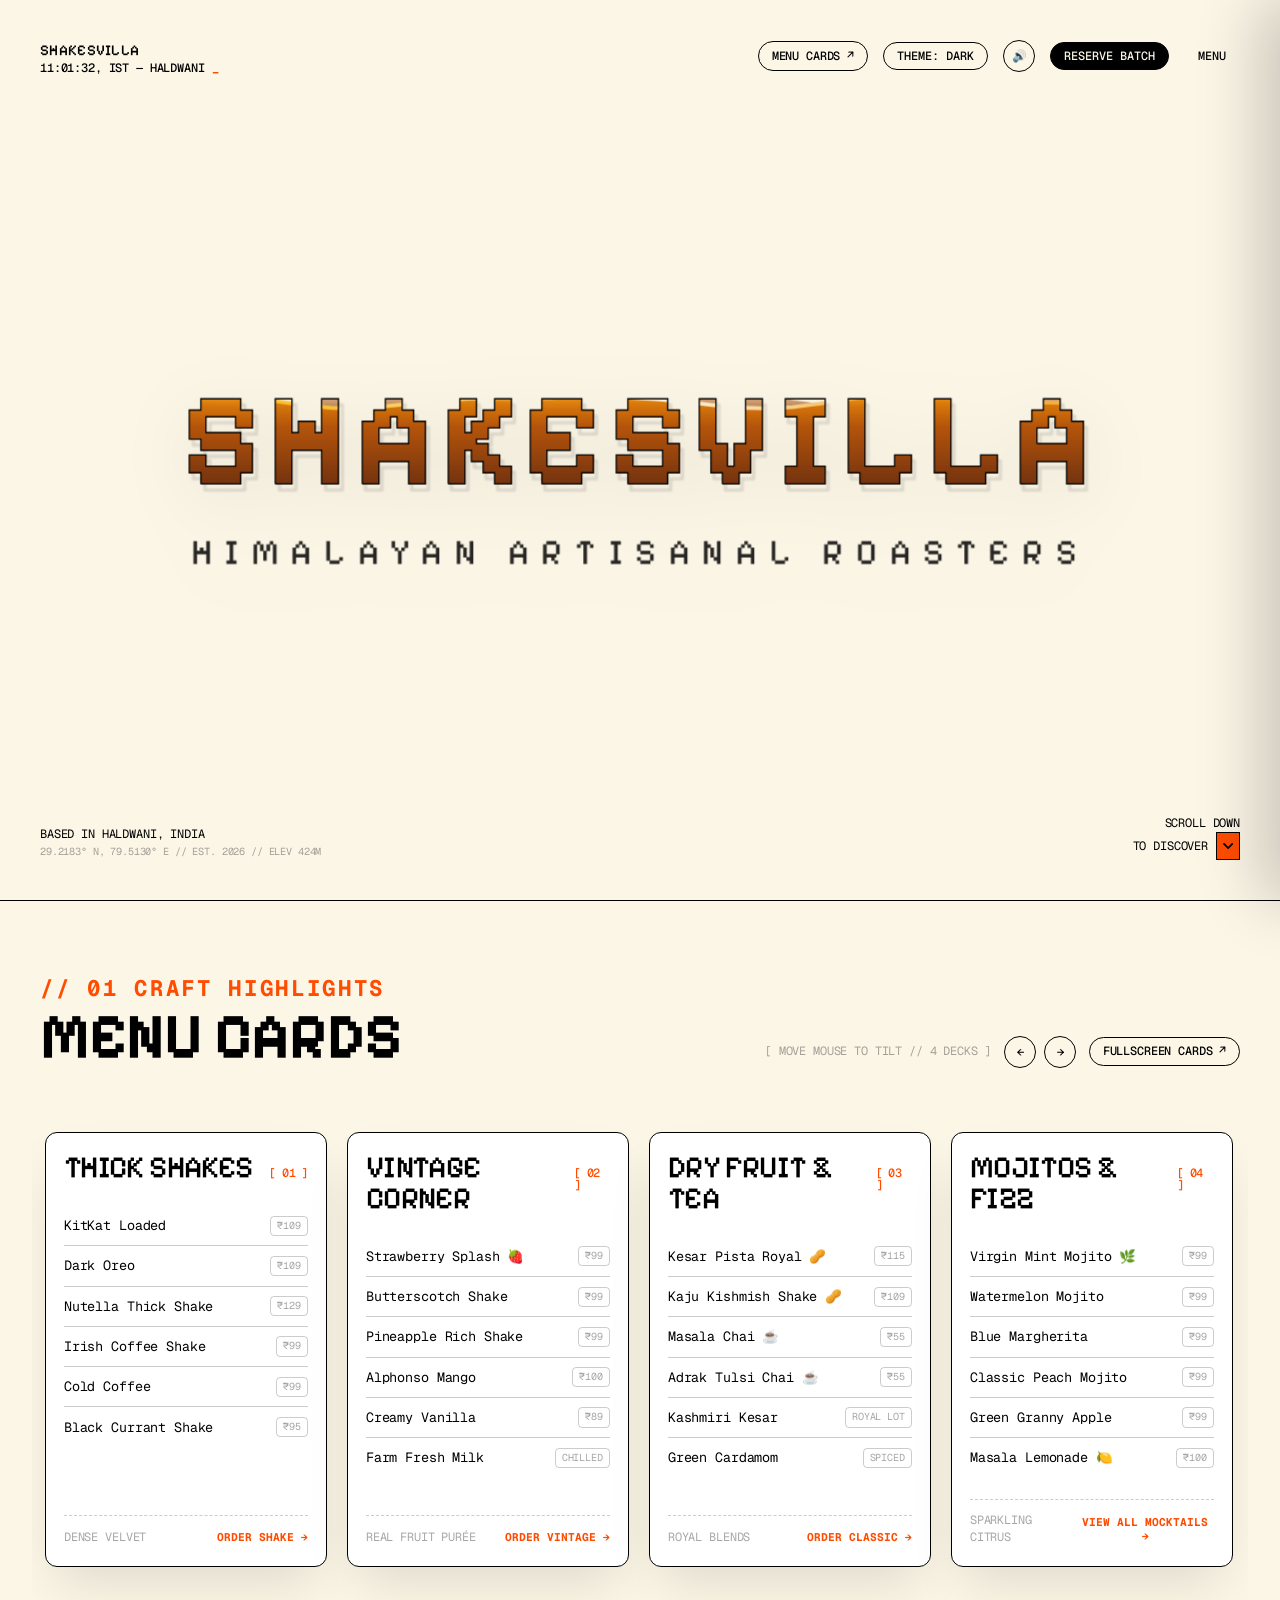
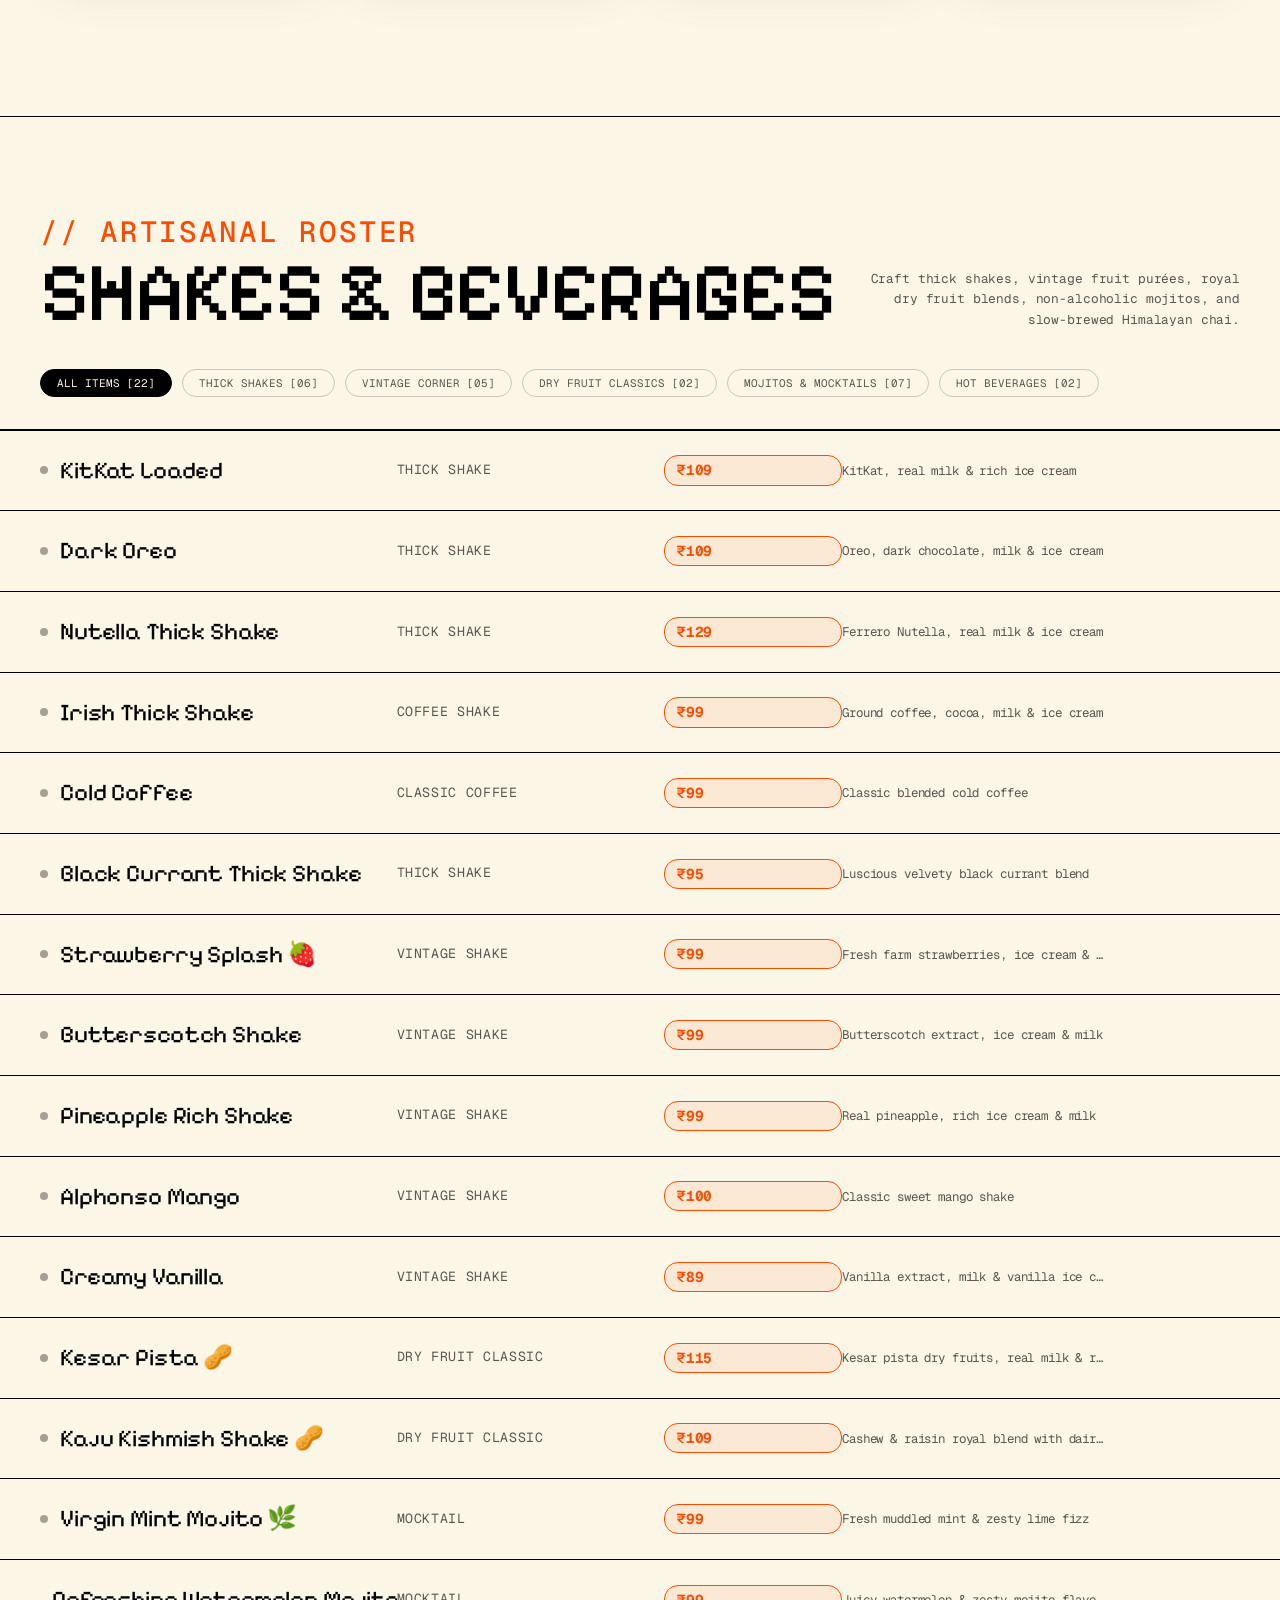
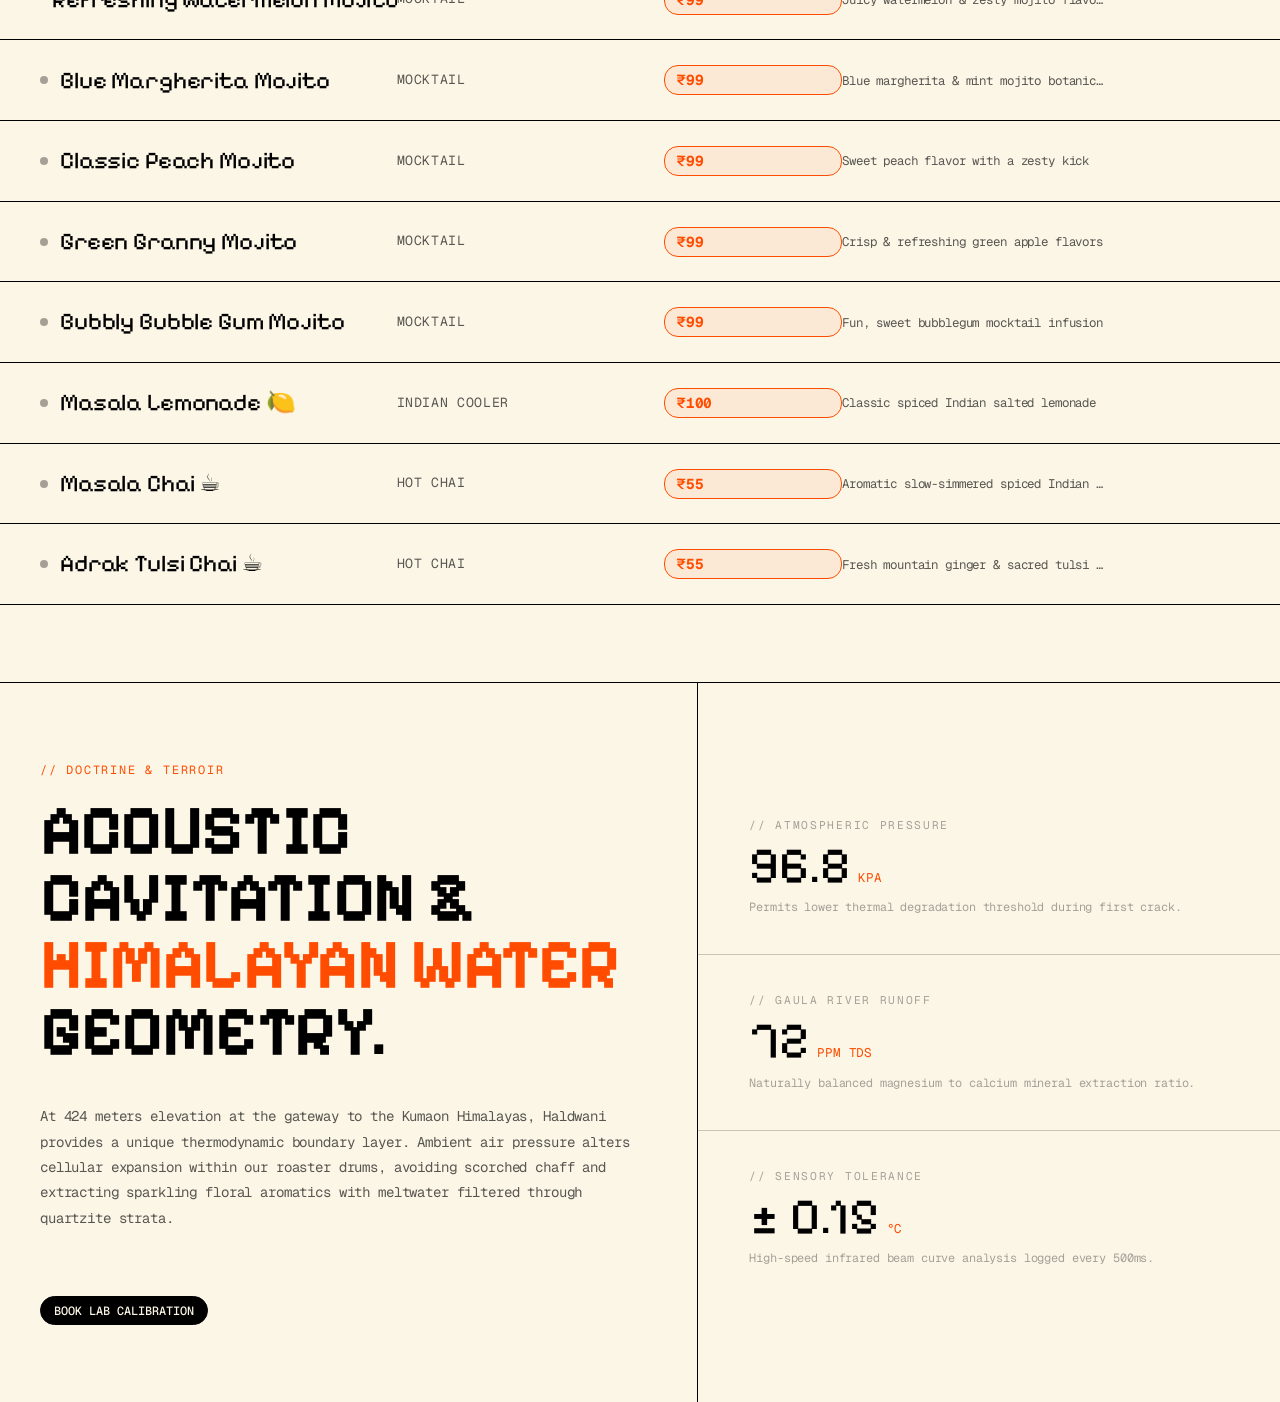
<file: index.html>
<!DOCTYPE html>
<html lang="en" data-theme="cream">
<head>
  <meta charset="UTF-8">
  <meta name="viewport" content="width=device-width, initial-scale=1.0">
  <title>SHAKESVILLA — Artisanal Coffee Lab // Haldwani</title>
  <meta name="description" content="Artisanal coffee roastery based in Haldwani, India. Designed in the exact signature aesthetic of dverso studio with Pixelify Sans typography, 3D interactive floating cards, and single-origin micro-lots.">

  <!-- Google Fonts: Pixelify Sans + Geist Mono (Exact fonts used by dversostudio.io) -->
  <link rel="preconnect" href="https://fonts.googleapis.com">
  <link rel="preconnect" href="https://fonts.gstatic.com" crossorigin>
  <link href="https://fonts.googleapis.com/css2?family=Geist+Mono:wght@300;400;500;600;700&family=Pixelify+Sans:wght@400;500;600;700&display=swap" rel="stylesheet">

  <link rel="stylesheet" href="style.css">
</head>
<body>

  <!-- ======================================================================
       1. DVERSO SIGNATURE LOADER WITH GOOEY GRADIENT BLOB
       ====================================================================== -->
  <div class="loader" id="loader" aria-hidden="true">
    <div class="gradient-bg">
      <div class="gradient-blob"></div>
    </div>
    <div class="loader_center">
      <h1 class="loader_brand">SHAKESVILLA</h1>
      <p style="font-family: var(--font-mono); color: #a0a0a0; font-size: 0.9rem; margin-top: 10px; letter-spacing: 0.2em;">
        HALDWANI ROASTERY LAB // 29.2183° N
      </p>
    </div>
    <div class="loadingBar" id="loading-bar" style="--completion: 0%;">
      <p id="loader-pct-text">LOADING 0%</p>
    </div>
  </div>

  <!-- ======================================================================
       2. FIXED HEADER (dverso_header_content)
       ====================================================================== -->
  <header class="dverso_header_content">
    <a href="#hero" class="dverso_header_brand">
      <span class="brand-bold">SHAKESVILLA</span>
      <span id="live-header-clock">--:--:--</span>, IST — HALDWANI <span class="caret">_</span>
    </a>

    <div class="dverso_header_buttons">
      <!-- Dedicated Menu Cards Link -->
      <a href="cards.html" class="dverso_btn outline hide-mobile" id="btn-to-3d-lab">
        MENU CARDS ↗
      </a>

      <!-- Theme Switcher (Signature Cream vs Dark) -->
      <button class="dverso_btn outline" id="btn-theme-toggle" aria-label="Toggle Color Theme">
        <span id="theme-btn-label">THEME: DARK</span>
      </button>

      <!-- Audio Haptic Feedback -->
      <button class="dverso_btn icon-btn outline hide-mobile" id="btn-audio-toggle" title="Toggle Haptic Sound" aria-label="Toggle Sound">
        <span id="audio-icon">🔊</span>
      </button>

      <!-- Direct Action -->
      <button class="dverso_btn" id="btn-reserve" aria-label="Reserve Batch">
        RESERVE BATCH
      </button>

      <!-- Minimalist Dverso Menu Toggle -->
      <button class="dverso_btn transparent" id="btn-open-menu" aria-label="Open Navigation">
        MENU
      </button>
    </div>
  </header>

  <!-- ======================================================================
       3. FIXED FOOTER (dverso_footer_content)
       ====================================================================== -->
  <footer class="dverso_footer_content" aria-hidden="true">
    <div class="dverso_est">
      BASED IN HALDWANI, INDIA<br>
      <span class="coords">29.2183° N, 79.5130° E // EST. 2026 // ELEV 424M</span>
    </div>

    <div class="dverso_scroll" id="scroll-cta">
      SCROLL DOWN<br>
      <div class="dverso_scroll_row">
        TO DISCOVER 
        <div class="accent">
          <svg width="10" height="7" viewBox="0 0 9 6" fill="none" xmlns="http://www.w3.org/2000/svg">
            <path d="M0.97 0.68L4.65 4.37L8.34 0.68" stroke="currentColor" stroke-width="1.6" stroke-linecap="round"></path>
          </svg>
        </div>
      </div>
    </div>
  </footer>

  <!-- ======================================================================
       4. HERO SECTION — CLEAN, MONUMENTAL, ZERO OVERLAP
       ====================================================================== -->
  <section class="dverso_hero_wrap" id="hero">
    
    <!-- 3D Interactive Typography Vessel with Dynamic Coffee Liquid Engine -->
    <div class="dverso_center_title" id="hero-title-stage">
      <svg id="hero-coffee-svg" viewBox="0 0 1400 320" fill="none" xmlns="http://www.w3.org/2000/svg">
        <defs>
          <!-- Exact Letterform Mask Clip Path for Liquid Coffee -->
          <clipPath id="coffee-text-clip">
            <text x="50%" y="62%" class="dverso_svg_text_mask">SHAKESVILLA</text>
          </clipPath>

          <!-- Rich Himalayan Espresso Fluid Gradient -->
          <linearGradient id="espresso-body-gradient" x1="0" y1="0" x2="0" y2="1">
            <stop offset="0%" stop-color="#f59e0b" stop-opacity="0.96" />
            <stop offset="5%" stop-color="#d97706" stop-opacity="0.96" />
            <stop offset="16%" stop-color="#b45309" stop-opacity="0.98" />
            <stop offset="42%" stop-color="#78350f" stop-opacity="1.0" />
            <stop offset="82%" stop-color="#451a03" stop-opacity="1.0" />
            <stop offset="100%" stop-color="#1c0a02" stop-opacity="1.0" />
          </linearGradient>

          <!-- Secondary Deep Wave Gradient for Fluid Depth -->
          <linearGradient id="espresso-back-gradient" x1="0" y1="0" x2="0" y2="1">
            <stop offset="0%" stop-color="#b45309" stop-opacity="0.5" />
            <stop offset="50%" stop-color="#451a03" stop-opacity="0.75" />
            <stop offset="100%" stop-color="#120501" stop-opacity="0.85" />
          </linearGradient>

          <!-- Golden Crema Shimmer for Meniscus Wave Crest -->
          <linearGradient id="crema-shimmer" x1="0" y1="0" x2="1" y2="0">
            <stop offset="0%" stop-color="#fef3c7" stop-opacity="0.6" />
            <stop offset="25%" stop-color="#fbbf24" stop-opacity="0.95" />
            <stop offset="50%" stop-color="#ffffff" stop-opacity="1.0" />
            <stop offset="75%" stop-color="#f59e0b" stop-opacity="0.95" />
            <stop offset="100%" stop-color="#fef3c7" stop-opacity="0.6" />
          </linearGradient>
        </defs>

        <!-- 1. 3D Bevel / Depth Extrusion Layer Behind -->
        <text x="50%" y="62%" class="dverso_svg_text_depth">SHAKESVILLA</text>

        <!-- 2. Dynamic Liquid Coffee Fill (Masked into SHAKESVILLA letters) -->
        <g clip-path="url(#coffee-text-clip)" id="coffee-liquid-group">
          <!-- Back Wave (Parallax Fluid Layer) -->
          <path id="coffee-wave-back" fill="url(#espresso-back-gradient)" d="M -100,340 L 1500,340 Z" />
          <!-- Front Wave (Primary Rich Espresso Liquid) -->
          <path id="coffee-wave-front" fill="url(#espresso-body-gradient)" d="M -100,340 L 1500,340 Z" />
          <!-- Golden Crema Foam Meniscus Crest -->
          <path id="coffee-foam-crest" stroke="url(#crema-shimmer)" stroke-width="4.5" fill="none" stroke-linecap="round" d="M -100,240 L 1500,240" />
          <!-- Floating Crema Micro-Bubbles -->
          <g id="coffee-bubbles-layer"></g>
        </g>

        <!-- 3. Foreground Crisp Wireframe Outline Stroke (dverso signature) -->
        <text x="50%" y="62%" class="dverso_svg_text">SHAKESVILLA</text>

        <!-- 4. Subtitle Typography -->
        <text x="50%" y="92%" class="dverso_svg_sub">HIMALAYAN ARTISANAL ROASTERS</text>
      </svg>
    </div>

  </section>

  <!-- ======================================================================
       5. DEDICATED MENU CARDS SHOWCASE SECTION (MOVING CARDS)
       ====================================================================== -->
  <section class="cards_showcase_section" id="cards-section">
    <div class="cards_showcase_header">
      <div>
        <h2 class="cards_showcase_title">
          <span class="accent-sub">// 01 CRAFT HIGHLIGHTS</span>
          MENU CARDS
        </h2>
      </div>
      <div style="display: flex; gap: 1vw; align-items: center;">
        <span style="font-size: 0.85rem; color: var(--text-dim); font-family: var(--font-mono);" class="hide-mobile">
          [ MOVE MOUSE TO TILT // 4 DECKS ]
        </span>
        <div class="cards_nav_controls">
          <button class="dverso_btn icon-btn outline" id="btn-cards-prev" title="Previous card" aria-label="Previous card">←</button>
          <button class="dverso_btn icon-btn outline" id="btn-cards-next" title="Next card" aria-label="Next card">→</button>
        </div>
        <a href="cards.html" class="dverso_btn outline">FULLSCREEN CARDS ↗</a>
      </div>
    </div>

    <!-- 3D Interactive Moving Cards Stage -->
    <div class="dverso_cards_stage" id="cards-stage">

      <!-- Card 01: THICK SHAKES -->
      <article class="dverso_card tilt-card" id="card-1">
        <div>
          <h2>THICK SHAKES <span class="card-index">[ 01 ]</span></h2>
          <div class="we_know_how_to_do_these_things">
            <div class="card-item" data-origin-ref="kitkat">
              <span>KitKat Loaded</span>
              <span class="item-spec">₹109</span>
            </div>
            <div class="card-item" data-origin-ref="oreo">
              <span>Dark Oreo</span>
              <span class="item-spec">₹109</span>
            </div>
            <div class="card-item" data-origin-ref="nutella">
              <span>Nutella Thick Shake</span>
              <span class="item-spec">₹129</span>
            </div>
            <div class="card-item" data-origin-ref="irish">
              <span>Irish Coffee Shake</span>
              <span class="item-spec">₹99</span>
            </div>
            <div class="card-item" data-origin-ref="coldcoffee">
              <span>Cold Coffee</span>
              <span class="item-spec">₹99</span>
            </div>
            <div class="card-item" data-origin-ref="blackcurrant">
              <span>Black Currant Shake</span>
              <span class="item-spec">₹95</span>
            </div>
          </div>
        </div>
        <div class="card-footer-action">
          <span style="color: var(--text-dim);">DENSE VELVET</span>
          <button class="btn-card" id="btn-explore-brews">ORDER SHAKE →</button>
        </div>
      </article>

      <!-- Card 02: VINTAGE CORNER -->
      <article class="dverso_card tilt-card" id="card-2">
        <div>
          <h2>VINTAGE CORNER <span class="card-index">[ 02 ]</span></h2>
          <div class="we_know_how_to_do_these_things">
            <div class="card-item" data-origin-ref="strawberry">
              <span>Strawberry Splash 🍓</span>
              <span class="item-spec">₹99</span>
            </div>
            <div class="card-item" data-origin-ref="butterscotch">
              <span>Butterscotch Shake</span>
              <span class="item-spec">₹99</span>
            </div>
            <div class="card-item" data-origin-ref="pineapple">
              <span>Pineapple Rich Shake</span>
              <span class="item-spec">₹99</span>
            </div>
            <div class="card-item" data-origin-ref="mango">
              <span>Alphonso Mango</span>
              <span class="item-spec">₹100</span>
            </div>
            <div class="card-item" data-origin-ref="vanilla">
              <span>Creamy Vanilla</span>
              <span class="item-spec">₹89</span>
            </div>
            <div class="card-item" data-origin-ref="vintage-milk">
              <span>Farm Fresh Milk</span>
              <span class="item-spec">CHILLED</span>
            </div>
          </div>
        </div>
        <div class="card-footer-action">
          <span style="color: var(--text-dim);">REAL FRUIT PURÉE</span>
          <button class="btn-card">ORDER VINTAGE →</button>
        </div>
      </article>

      <!-- Card 03: DRY FRUITS & CHAI -->
      <article class="dverso_card tilt-card" id="card-3">
        <div>
          <h2>DRY FRUIT & TEA <span class="card-index">[ 03 ]</span></h2>
          <div class="we_know_how_to_do_these_things">
            <div class="card-item" data-origin-ref="kesar">
              <span>Kesar Pista Royal 🥜</span>
              <span class="item-spec">₹115</span>
            </div>
            <div class="card-item" data-origin-ref="kaju">
              <span>Kaju Kishmish Shake 🥜</span>
              <span class="item-spec">₹109</span>
            </div>
            <div class="card-item" data-origin-ref="chai">
              <span>Masala Chai ☕</span>
              <span class="item-spec">₹55</span>
            </div>
            <div class="card-item" data-origin-ref="adrak">
              <span>Adrak Tulsi Chai ☕</span>
              <span class="item-spec">₹55</span>
            </div>
            <div class="card-item" data-origin-ref="saffron">
              <span>Kashmiri Kesar</span>
              <span class="item-spec">ROYAL LOT</span>
            </div>
            <div class="card-item" data-origin-ref="cardamom">
              <span>Green Cardamom</span>
              <span class="item-spec">SPICED</span>
            </div>
          </div>
        </div>
        <div class="card-footer-action">
          <span style="color: var(--text-dim);">ROYAL BLENDS</span>
          <button class="btn-card">ORDER CLASSIC →</button>
        </div>
      </article>

      <!-- Card 04: MOJITOS & COOLERS -->
      <article class="dverso_card tilt-card" id="card-4">
        <div>
          <h2>MOJITOS & FIZZ <span class="card-index">[ 04 ]</span></h2>
          <div class="we_know_how_to_do_these_things">
            <div class="card-item" data-origin-ref="mojito">
              <span>Virgin Mint Mojito 🌿</span>
              <span class="item-spec">₹99</span>
            </div>
            <div class="card-item" data-origin-ref="watermelon">
              <span>Watermelon Mojito</span>
              <span class="item-spec">₹99</span>
            </div>
            <div class="card-item" data-origin-ref="blue">
              <span>Blue Margherita</span>
              <span class="item-spec">₹99</span>
            </div>
            <div class="card-item" data-origin-ref="peach">
              <span>Classic Peach Mojito</span>
              <span class="item-spec">₹99</span>
            </div>
            <div class="card-item" data-origin-ref="green">
              <span>Green Granny Apple</span>
              <span class="item-spec">₹99</span>
            </div>
            <div class="card-item" data-origin-ref="lemonade">
              <span>Masala Lemonade 🍋</span>
              <span class="item-spec">₹100</span>
            </div>
          </div>
        </div>
        <div class="card-footer-action">
          <span style="color: var(--text-dim);">SPARKLING CITRUS</span>
          <button class="btn-card" id="btn-explore-origins">VIEW ALL MOCKTAILS →</button>
        </div>
      </article>

    </div>
  </section>

  <!-- ======================================================================
       6. SECTION 02: SHAKESVILLA ARTISANAL MENU (SHAKES & BEVERAGES)
       ====================================================================== -->
  <section class="projects_section" id="projects-section">
    <div class="projects_header">
      <div>
        <h2 class="projects_title">
          <span class="accent-sub">// ARTISANAL ROSTER</span>
          SHAKES & BEVERAGES
        </h2>
      </div>
      <p class="projects_subtitle">
        Craft thick shakes, vintage fruit purées, royal dry fruit blends, non-alcoholic mojitos, and slow-brewed Himalayan chai.
      </p>
    </div>

    <!-- Category Filter Bar -->
    <div class="menu_filter_bar" id="menu-filter-bar">
      <button class="filter_pill is-active" data-filter="all">ALL ITEMS [22]</button>
      <button class="filter_pill" data-filter="thick-shakes">THICK SHAKES [06]</button>
      <button class="filter_pill" data-filter="vintage">VINTAGE CORNER [05]</button>
      <button class="filter_pill" data-filter="dry-fruits">DRY FRUIT CLASSICS [02]</button>
      <button class="filter_pill" data-filter="mojitos">MOJITOS & MOCKTAILS [07]</button>
      <button class="filter_pill" data-filter="hot">HOT BEVERAGES [02]</button>
    </div>

    <div class="projects" id="projects-list">
      
      <!-- ==================== 1. SHAKES & THICK SHAKES ==================== -->
      <div class="project" 
           data-category="thick-shakes"
           data-name="KitKat Loaded" 
           data-type="Thick Shake" 
           data-elevation="₹109" 
           data-region="Crisp Wafer & Cream" 
           data-score="POPULAR" 
           data-notes="A fine blend of crushed KitKat bars, whole cow milk, and rich velvety ice cream, garnished with wafer sticks."
           data-roast="Blended Chilled">
        <span class="proj-name">
          <span class="proj-dot"></span>
          KitKat Loaded
        </span>
        <span class="proj-type">Thick Shake</span>
        <span class="proj-price">₹109</span>
        <span class="proj-desc-cell hide-mobile">KitKat, real milk & rich ice cream</span>
        <span class="proj-arrow">ORDER [ ↗ ]</span>
      </div>

      <div class="project" 
           data-category="thick-shakes"
           data-name="Dark Oreo" 
           data-type="Thick Shake" 
           data-elevation="₹109" 
           data-region="Dark Cocoa & Crème" 
           data-score="SIGNATURE" 
           data-notes="A dense, indulgent blend of Oreo cookies, dark Dutch cocoa chocolate, fresh milk, and rich churned ice cream."
           data-roast="Blended Chilled">
        <span class="proj-name">
          <span class="proj-dot"></span>
          Dark Oreo
        </span>
        <span class="proj-type">Thick Shake</span>
        <span class="proj-price">₹109</span>
        <span class="proj-desc-cell hide-mobile">Oreo, dark chocolate, milk & ice cream</span>
        <span class="proj-arrow">ORDER [ ↗ ]</span>
      </div>

      <div class="project" 
           data-category="thick-shakes"
           data-name="Nutella Thick Shake" 
           data-type="Thick Shake" 
           data-elevation="₹129" 
           data-region="Hazelnut Cacao" 
           data-score="BESTSELLER" 
           data-notes="A fine, decadent blend of authentic Ferrero Nutella, farm-fresh milk, and rich sweet cream."
           data-roast="Dense Blended">
        <span class="proj-name">
          <span class="proj-dot"></span>
          Nutella Thick Shake
        </span>
        <span class="proj-type">Thick Shake</span>
        <span class="proj-price">₹129</span>
        <span class="proj-desc-cell hide-mobile">Ferrero Nutella, real milk & ice cream</span>
        <span class="proj-arrow">ORDER [ ↗ ]</span>
      </div>

      <div class="project" 
           data-category="thick-shakes"
           data-name="Irish Thick Shake" 
           data-type="Coffee Thick Shake" 
           data-elevation="₹99" 
           data-region="Himalayan Roast & Cream" 
           data-score="CHEF SPEC" 
           data-notes="A perfectly blended recipe of slow-roasted ground coffee powder, dark cocoa, cold milk, and rich ice cream."
           data-roast="Espresso Infused">
        <span class="proj-name">
          <span class="proj-dot"></span>
          Irish Thick Shake
        </span>
        <span class="proj-type">Coffee Shake</span>
        <span class="proj-price">₹99</span>
        <span class="proj-desc-cell hide-mobile">Ground coffee, cocoa, milk & ice cream</span>
        <span class="proj-arrow">ORDER [ ↗ ]</span>
      </div>

      <div class="project" 
           data-category="thick-shakes"
           data-name="Cold Coffee" 
           data-type="Classic Blended" 
           data-elevation="₹99" 
           data-region="Single Origin Brew" 
           data-score="CLASSIC" 
           data-notes="Classic slow-churned blended cold coffee made with house-extracted espresso and sweetened chilled milk."
           data-roast="Cold Infusion">
        <span class="proj-name">
          <span class="proj-dot"></span>
          Cold Coffee
        </span>
        <span class="proj-type">Classic Coffee</span>
        <span class="proj-price">₹99</span>
        <span class="proj-desc-cell hide-mobile">Classic blended cold coffee</span>
        <span class="proj-arrow">ORDER [ ↗ ]</span>
      </div>

      <div class="project" 
           data-category="thick-shakes"
           data-name="Black Currant Thick Shake" 
           data-type="Thick Shake" 
           data-elevation="₹95" 
           data-region="Wild Berry Purée" 
           data-score="FRUIT CRAFT" 
           data-notes="A luscious, velvety treat bursting with tart and sweet black currant essence, whole milk, and ice cream."
           data-roast="Berry Velvet">
        <span class="proj-name">
          <span class="proj-dot"></span>
          Black Currant Thick Shake
        </span>
        <span class="proj-type">Thick Shake</span>
        <span class="proj-price">₹95</span>
        <span class="proj-desc-cell hide-mobile">Luscious velvety black currant blend</span>
        <span class="proj-arrow">ORDER [ ↗ ]</span>
      </div>

      <!-- ==================== 2. VINTAGE CORNER SHAKES ==================== -->
      <div class="project" 
           data-category="vintage"
           data-name="Strawberry Splash" 
           data-type="Vintage Shake" 
           data-elevation="₹99" 
           data-region="Farm Strawberries" 
           data-score="REFRESHING" 
           data-notes="Fresh farm strawberries crushed and blended with classic dairy ice cream and chilled whole milk."
           data-roast="Berry Cold">
        <span class="proj-name">
          <span class="proj-dot"></span>
          Strawberry Splash 🍓
        </span>
        <span class="proj-type">Vintage Shake</span>
        <span class="proj-price">₹99</span>
        <span class="proj-desc-cell hide-mobile">Fresh farm strawberries, ice cream & milk</span>
        <span class="proj-arrow">ORDER [ ↗ ]</span>
      </div>

      <div class="project" 
           data-category="vintage"
           data-name="Butterscotch Shake" 
           data-type="Vintage Shake" 
           data-elevation="₹99" 
           data-region="Caramelized Crunch" 
           data-score="COMFORT" 
           data-notes="A nostalgic blend of rich butterscotch extract, golden praline crunch, ice cream, and chilled milk."
           data-roast="Golden Caramel">
        <span class="proj-name">
          <span class="proj-dot"></span>
          Butterscotch Shake
        </span>
        <span class="proj-type">Vintage Shake</span>
        <span class="proj-price">₹99</span>
        <span class="proj-desc-cell hide-mobile">Butterscotch extract, ice cream & milk</span>
        <span class="proj-arrow">ORDER [ ↗ ]</span>
      </div>

      <div class="project" 
           data-category="vintage"
           data-name="Pineapple Rich Shake" 
           data-type="Vintage Shake" 
           data-elevation="₹99" 
           data-region="Tropical Crush" 
           data-score="ZINGY" 
           data-notes="A tropical blend of real sun-ripened pineapple pulp, rich churned ice cream, and cold milk."
           data-roast="Tropical Citrus">
        <span class="proj-name">
          <span class="proj-dot"></span>
          Pineapple Rich Shake
        </span>
        <span class="proj-type">Vintage Shake</span>
        <span class="proj-price">₹99</span>
        <span class="proj-desc-cell hide-mobile">Real pineapple, rich ice cream & milk</span>
        <span class="proj-arrow">ORDER [ ↗ ]</span>
      </div>

      <div class="project" 
           data-category="vintage"
           data-name="Alphonso Mango" 
           data-type="Vintage Shake" 
           data-elevation="₹100" 
           data-region="Ratnagiri King Mango" 
           data-score="SEASONAL" 
           data-notes="Classic mango shake made with pure golden Alphonso mango nectar, thick milk, and cream."
           data-roast="Royal Mango">
        <span class="proj-name">
          <span class="proj-dot"></span>
          Alphonso Mango
        </span>
        <span class="proj-type">Vintage Shake</span>
        <span class="proj-price">₹100</span>
        <span class="proj-desc-cell hide-mobile">Classic sweet mango shake</span>
        <span class="proj-arrow">ORDER [ ↗ ]</span>
      </div>

      <div class="project" 
           data-category="vintage"
           data-name="Creamy Vanilla" 
           data-type="Vintage Shake" 
           data-elevation="₹89" 
           data-region="Bourbon Vanilla" 
           data-score="HERITAGE" 
           data-notes="Aromatic vanilla extract and fresh milk smoothly blended with double-churned vanilla ice cream."
           data-roast="Silky Cream">
        <span class="proj-name">
          <span class="proj-dot"></span>
          Creamy Vanilla
        </span>
        <span class="proj-type">Vintage Shake</span>
        <span class="proj-price">₹89</span>
        <span class="proj-desc-cell hide-mobile">Vanilla extract, milk & vanilla ice cream</span>
        <span class="proj-arrow">ORDER [ ↗ ]</span>
      </div>

      <!-- ==================== 3. DRY FRUIT CLASSICS ==================== -->
      <div class="project" 
           data-category="dry-fruits"
           data-name="Kesar Pista" 
           data-type="Dry Fruit Classic" 
           data-elevation="₹115" 
           data-region="Kashmir Saffron & Pista" 
           data-score="ROYAL LOT" 
           data-notes="A fine aristocratic blend of crushed green pistachios, Kashmiri kesar (saffron strands), real milk, and rich ice cream."
           data-roast="Saffron Velvet">
        <span class="proj-name">
          <span class="proj-dot"></span>
          Kesar Pista 🥜
        </span>
        <span class="proj-type">Dry Fruit Classic</span>
        <span class="proj-price">₹115</span>
        <span class="proj-desc-cell hide-mobile">Kesar pista dry fruits, real milk & rich ice cream</span>
        <span class="proj-arrow">ORDER [ ↗ ]</span>
      </div>

      <div class="project" 
           data-category="dry-fruits"
           data-name="Kaju Kishmish Shake" 
           data-type="Dry Fruit Classic" 
           data-elevation="₹109" 
           data-region="Cashew & Golden Raisin" 
           data-score="HERITAGE" 
           data-notes="A royal touch of ground whole kaju (cashews) and sweet kishmish (raisins) blended with real milk and cream."
           data-roast="Nutty Cream">
        <span class="proj-name">
          <span class="proj-dot"></span>
          Kaju Kishmish Shake 🥜
        </span>
        <span class="proj-type">Dry Fruit Classic</span>
        <span class="proj-price">₹109</span>
        <span class="proj-desc-cell hide-mobile">Cashew & raisin royal blend with dairy cream</span>
        <span class="proj-arrow">ORDER [ ↗ ]</span>
      </div>

      <!-- ==================== 4. MOJITOS & MOCKTAILS (NON-ALCOHOLIC) ==================== -->
      <div class="project" 
           data-category="mojitos"
           data-name="Virgin Mint Mojito" 
           data-type="Mocktail" 
           data-elevation="₹99" 
           data-region="Garden Fresh Mint" 
           data-score="CHILLED" 
           data-notes="An ultra-refreshing beverage bursting with freshly muddled garden mint, zesty lime wedges, and sparkling soda."
           data-roast="Sparkling Citrus">
        <span class="proj-name">
          <span class="proj-dot"></span>
          Virgin Mint Mojito 🌿
        </span>
        <span class="proj-type">Mocktail</span>
        <span class="proj-price">₹99</span>
        <span class="proj-desc-cell hide-mobile">Fresh muddled mint & zesty lime fizz</span>
        <span class="proj-arrow">ORDER [ ↗ ]</span>
      </div>

      <div class="project" 
           data-category="mojitos"
           data-name="Refreshing Watermelon Mojito" 
           data-type="Mocktail" 
           data-elevation="₹99" 
           data-region="Summer Melon Juice" 
           data-score="CRISP" 
           data-notes="A tantalizing blend of juicy watermelon nectar, crushed ice, mint leaves, and zesty mojito essence."
           data-roast="Melon Fizz">
        <span class="proj-name">
          <span class="proj-dot"></span>
          Refreshing Watermelon Mojito
        </span>
        <span class="proj-type">Mocktail</span>
        <span class="proj-price">₹99</span>
        <span class="proj-desc-cell hide-mobile">Juicy watermelon & zesty mojito flavors</span>
        <span class="proj-arrow">ORDER [ ↗ ]</span>
      </div>

      <div class="project" 
           data-category="mojitos"
           data-name="Blue Margherita Mojito" 
           data-type="Mocktail" 
           data-elevation="₹99" 
           data-region="Blue Curacao & Mint" 
           data-score="VIBRANT" 
           data-notes="A vibrant non-alcoholic blend of citrusy blue curacao syrup, mint sprigs, lime, and crushed crystal ice."
           data-roast="Electric Blue">
        <span class="proj-name">
          <span class="proj-dot"></span>
          Blue Margherita Mojito
        </span>
        <span class="proj-type">Mocktail</span>
        <span class="proj-price">₹99</span>
        <span class="proj-desc-cell hide-mobile">Blue margherita & mint mojito botanicals</span>
        <span class="proj-arrow">ORDER [ ↗ ]</span>
      </div>

      <div class="project" 
           data-category="mojitos"
           data-name="Classic Peach Mojito" 
           data-type="Mocktail" 
           data-elevation="₹99" 
           data-region="Sun-Ripened Peach" 
           data-score="AROMATIC" 
           data-notes="Sweet, fragrant stone-fruit peach purée paired with fresh garden mint and a tart lime finish."
           data-roast="Peach Fizz">
        <span class="proj-name">
          <span class="proj-dot"></span>
          Classic Peach Mojito
        </span>
        <span class="proj-type">Mocktail</span>
        <span class="proj-price">₹99</span>
        <span class="proj-desc-cell hide-mobile">Sweet peach flavor with a zesty kick</span>
        <span class="proj-arrow">ORDER [ ↗ ]</span>
      </div>

      <div class="project" 
           data-category="mojitos"
           data-name="Green Granny Mojito" 
           data-type="Mocktail" 
           data-elevation="₹99" 
           data-region="Tart Green Apple" 
           data-score="CRISP TART" 
           data-notes="Crisp, tart, and refreshing Granny Smith green apple syrup muddled with mint leaves and club soda."
           data-roast="Green Apple">
        <span class="proj-name">
          <span class="proj-dot"></span>
          Green Granny Mojito
        </span>
        <span class="proj-type">Mocktail</span>
        <span class="proj-price">₹99</span>
        <span class="proj-desc-cell hide-mobile">Crisp & refreshing green apple flavors</span>
        <span class="proj-arrow">ORDER [ ↗ ]</span>
      </div>

      <div class="project" 
           data-category="mojitos"
           data-name="Bubbly Bubble Gum Mojito" 
           data-type="Mocktail" 
           data-elevation="₹99" 
           data-region="Retro Sweet Pop" 
           data-score="PLAYFUL" 
           data-notes="A fun, sweet nostalgic bubblegum-flavored refreshing mocktail layered with mint and citrus fizz."
           data-roast="Retro Fizz">
        <span class="proj-name">
          <span class="proj-dot"></span>
          Bubbly Bubble Gum Mojito
        </span>
        <span class="proj-type">Mocktail</span>
        <span class="proj-price">₹99</span>
        <span class="proj-desc-cell hide-mobile">Fun, sweet bubblegum mocktail infusion</span>
        <span class="proj-arrow">ORDER [ ↗ ]</span>
      </div>

      <div class="project" 
           data-category="mojitos"
           data-name="Masala Lemonade" 
           data-type="Indian Cooler" 
           data-elevation="₹100" 
           data-region="Spiced Rock Salt & Cumin" 
           data-score="CLASSIC DESI" 
           data-notes="Classic Indian spiced lemonade infused with roasted cumin, black rock salt, fresh lemon juice, and soda."
           data-roast="Spiced Citrus">
        <span class="proj-name">
          <span class="proj-dot"></span>
          Masala Lemonade 🍋
        </span>
        <span class="proj-type">Indian Cooler</span>
        <span class="proj-price">₹100</span>
        <span class="proj-desc-cell hide-mobile">Classic spiced Indian salted lemonade</span>
        <span class="proj-arrow">ORDER [ ↗ ]</span>
      </div>

      <!-- ==================== 5. HOT BEVERAGES ==================== -->
      <div class="project" 
           data-category="hot"
           data-name="Masala Chai" 
           data-type="Hot Beverage" 
           data-elevation="₹55" 
           data-region="Cardamom & Cinnamon" 
           data-score="WARMING" 
           data-notes="Authentic slow-simmered mountain tea brewed with crushed cardamom, clove, cinnamon, and fresh dairy milk."
           data-roast="Slow Simmered">
        <span class="proj-name">
          <span class="proj-dot"></span>
          Masala Chai ☕
        </span>
        <span class="proj-type">Hot Chai</span>
        <span class="proj-price">₹55</span>
        <span class="proj-desc-cell hide-mobile">Aromatic slow-simmered spiced Indian tea</span>
        <span class="proj-arrow">ORDER [ ↗ ]</span>
      </div>

      <div class="project" 
           data-category="hot"
           data-name="Adrak Tulsi Chai" 
           data-type="Hot Beverage" 
           data-elevation="₹55" 
           data-region="Kumaon Mountain Herbs" 
           data-score="HEALING" 
           data-notes="Invigorating herbal decoction of fresh crushed ginger root (adrak) and sacred holy basil (tulsi) leaves."
           data-roast="Herbal Simmer">
        <span class="proj-name">
          <span class="proj-dot"></span>
          Adrak Tulsi Chai ☕
        </span>
        <span class="proj-type">Hot Chai</span>
        <span class="proj-price">₹55</span>
        <span class="proj-desc-cell hide-mobile">Fresh mountain ginger & sacred tulsi brew</span>
        <span class="proj-arrow">ORDER [ ↗ ]</span>
      </div>

    </div>
  </section>

  <!-- ======================================================================
       6. SECTION 03: HIMALAYAN LAB // PHILOSOPHY STATEMENT
       ====================================================================== -->
  <section class="lab_section" id="lab-section">
    <div class="lab_statement">
      <div>
        <span style="font-family: var(--font-mono); color: var(--accent); font-size: 0.85rem; letter-spacing: 0.15em;">
          // DOCTRINE & TERROIR
        </span>
        <h2 class="lab_headline" style="margin-top: 1.5vw;">
          ACOUSTIC CAVITATION & <mark>HIMALAYAN WATER</mark> GEOMETRY.
        </h2>
        <p class="lab_body">
          At 424 meters elevation at the gateway to the Kumaon Himalayas, Haldwani provides a unique thermodynamic boundary layer. Ambient air pressure alters cellular expansion within our roaster drums, avoiding scorched chaff and extracting sparkling floral aromatics with meltwater filtered through quartzite strata.
        </p>
      </div>

      <div style="margin-top: 3vw;">
        <button class="dverso_btn" id="btn-book-lab">BOOK LAB CALIBRATION</button>
      </div>
    </div>

    <div class="lab_metrics">
      <div class="metric_box">
        <span class="metric_label">// ATMOSPHERIC PRESSURE</span>
        <div class="metric_value">96.8 <span class="metric_unit">KPA</span></div>
        <p style="font-size: 0.85rem; color: var(--text-dim); margin-top: 8px;">Permits lower thermal degradation threshold during first crack.</p>
      </div>

      <div class="metric_box">
        <span class="metric_label">// GAULA RIVER RUNOFF</span>
        <div class="metric_value">72 <span class="metric_unit">PPM TDS</span></div>
        <p style="font-size: 0.85rem; color: var(--text-dim); margin-top: 8px;">Naturally balanced magnesium to calcium mineral extraction ratio.</p>
      </div>

      <div class="metric_box">
        <span class="metric_label">// SENSORY TOLERANCE</span>
        <div class="metric_value">&plusmn; 0.15 <span class="metric_unit">°C</span></div>
        <p style="font-size: 0.85rem; color: var(--text-dim); margin-top: 8px;">High-speed infrared beam curve analysis logged every 500ms.</p>
      </div>
    </div>
  </section>

  <!-- ======================================================================
       7. FULLSCREEN BLURRED DVERSO MENU OVERLAY (dverso_menu_content)
       ====================================================================== -->
  <div class="dverso_menu_content" id="menu-overlay" role="dialog" aria-modal="true">
    <div class="dverso_menu_top">
      <span style="font-family: var(--font-mono); font-size: 0.9rem; color: var(--accent);">
        // DIRECTORY NAVIGATION
      </span>
      <button class="dverso_btn" id="btn-close-menu">CLOSE [ ✕ ]</button>
    </div>

    <ul class="dverso_menu_nav">
      <li><h1 class="menu-nav-anchor" data-target="hero">01 // INDEX</h1></li>
      <li><h1 class="menu-nav-anchor" data-target="projects-section">02 // HARVESTS</h1></li>
      <li><h1 class="menu-nav-anchor" data-target="lab-section">03 // HIMALAYAN LAB</h1></li>
      <li><h1 class="menu-nav-anchor" data-action="dossier">04 // CUPPING SESSIONS</h1></li>
      <li><h1 class="menu-nav-anchor" data-action="contact">05 // GET IN TOUCH</h1></li>
    </ul>

    <div class="dverso_menu_bottom">
      <div>
        <p>HALDWANI ROASTERY LAB</p>
        <p style="color: var(--text-dim);">Kaladhungi Road, Nainital, Uttarakhand</p>
      </div>
      <div style="text-align: right;">
        <p>DISPATCH: THU – TUE</p>
        <p style="color: var(--accent);">dispatch@shakesvilla.in</p>
      </div>
    </div>
  </div>

  <!-- ======================================================================
       8. SLIDE-OUT PROJECT DOSSIER DRAWER
       ====================================================================== -->
  <div class="modal_backdrop" id="modal-backdrop"></div>
  <aside class="dverso_modal" id="project-modal" role="dialog">
    <div class="modal_header">
      <span style="font-size: 0.85rem; color: var(--accent);">// HARVEST PROFILE DOSSIER</span>
      <button class="dverso_btn small outline" id="btn-modal-close">[ CLOSE ✕ ]</button>
    </div>

    <div style="overflow-y: auto; flex: 1; padding-right: 8px;">
      <h2 class="modal_title" id="m-name">ETHIOPIA YIRGACHEFFE</h2>
      <p style="color: var(--text-dim); margin-top: 4px;" id="m-region">Gedeo Zone, Southern Ethiopia</p>

      <div class="modal_meta_grid">
        <div class="modal_meta_item">
          <span class="label">PROCESS METHOD</span>
          <div class="val" id="m-process">Washed Grade 1</div>
        </div>
        <div class="modal_meta_item">
          <span class="label">ALTITUDE</span>
          <div class="val" id="m-elev">2,050M</div>
        </div>
        <div class="modal_meta_item">
          <span class="label">SCA SCORE</span>
          <div class="val" style="color: var(--accent);" id="m-score">88.75 SCA</div>
        </div>
        <div class="modal_meta_item">
          <span class="label">ROAST PROFILE</span>
          <div class="val" id="m-roast">Light Nordic</div>
        </div>
      </div>

      <div>
        <span style="font-size: 0.8rem; color: var(--text-dim); text-transform: uppercase;">// SENSORY CUPPING NOTES</span>
        <p class="modal_notes" id="m-notes">
          Jasmine blossom, bergamot rind, candied lemon zest, Earl Grey finish.
        </p>
      </div>

      <div style="margin-top: 2vw; border-top: 1px solid var(--border-line); padding-top: 1.5vw;">
        <button class="dverso_btn" id="btn-request-spec" style="width: 100%;">
          REQUEST BATCH SPECIMEN
        </button>
      </div>
    </div>
  </aside>

  <!-- Application Logic -->
  <script src="main.js"></script>
</body>
</html>
</file>
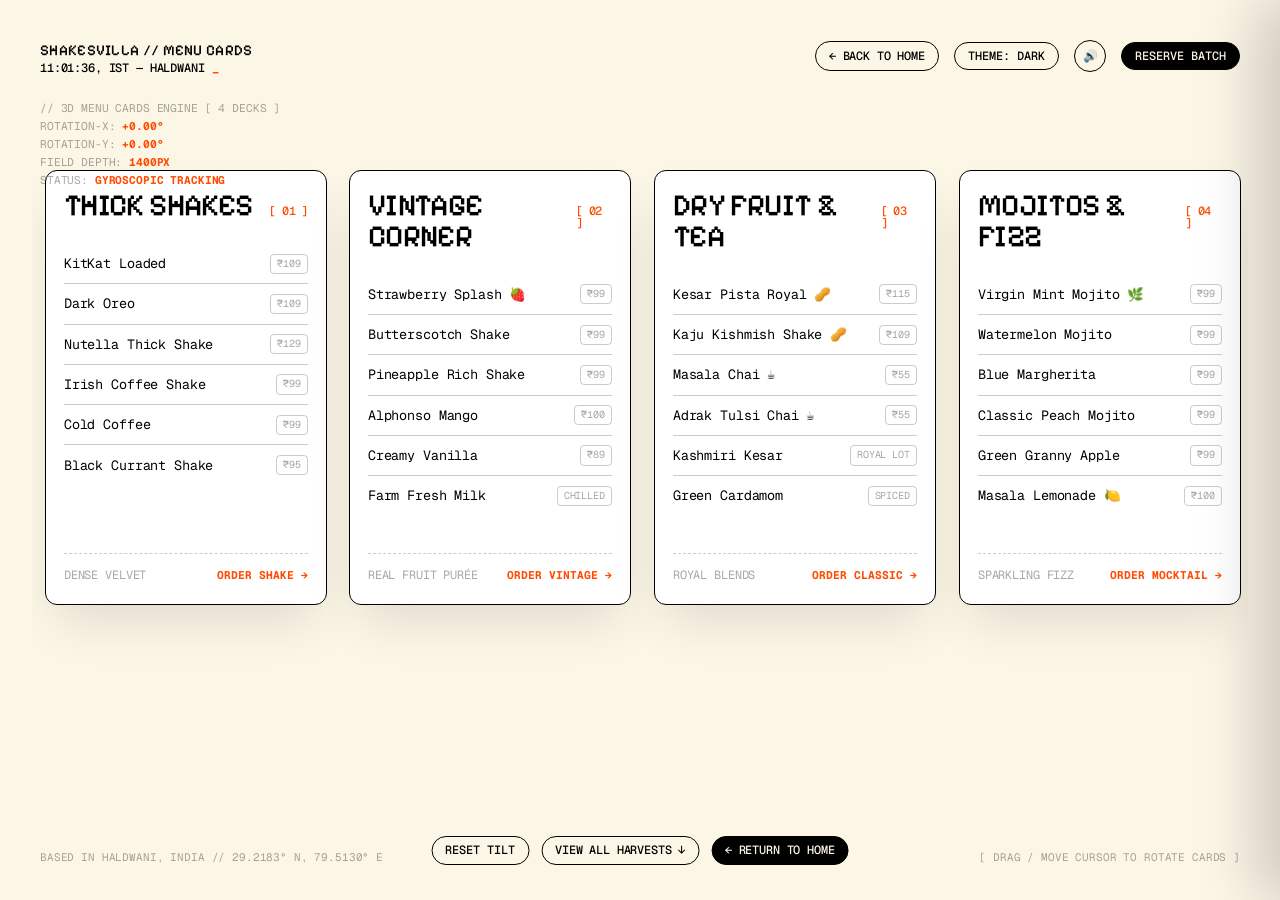
<file: cards.html>
<!DOCTYPE html>
<html lang="en" data-theme="cream">
<head>
  <meta charset="UTF-8">
  <meta name="viewport" content="width=device-width, initial-scale=1.0">
  <title>SHAKESVILLA — 3D Menu Cards // Interactive Showcase</title>
  <meta name="description" content="Dedicated interactive 3D Menu Cards showcase for Shakesvilla. Explore craft thick shakes, vintage corner, dry fruit classics, and refreshing mojitos.">

  <!-- Google Fonts: Pixelify Sans + Geist Mono (dversostudio.io fonts) -->
  <link rel="preconnect" href="https://fonts.googleapis.com">
  <link rel="preconnect" href="https://fonts.gstatic.com" crossorigin>
  <link href="https://fonts.googleapis.com/css2?family=Geist+Mono:wght@300;400;500;600;700&family=Pixelify+Sans:wght@400;500;600;700&display=swap" rel="stylesheet">

  <link rel="stylesheet" href="style.css">
  <style>
    /* Dedicated 3D Lab Page Custom Enhancements */
    body.lab-page {
      overflow: hidden;
      height: 100vh;
      display: flex;
      flex-direction: column;
      justify-content: center;
      align-items: center;
      position: relative;
    }

    .lab-hud-telemetry {
      position: fixed;
      top: 100px;
      left: var(--gutter);
      font-family: var(--font-mono);
      font-size: 0.8rem;
      color: var(--text-dim);
      line-height: 1.6;
      pointer-events: none;
      z-index: 50;
    }

    .lab-hud-telemetry .active-val {
      color: var(--accent);
      font-weight: bold;
    }

    .lab-controls-bar {
      position: fixed;
      bottom: 35px;
      left: 50%;
      transform: translateX(-50%);
      display: flex;
      gap: 12px;
      z-index: 100;
      align-items: center;
    }

    .stage-fullscreen {
      width: 95vw;
      max-width: 1560px;
      height: 65vh;
      display: flex;
      gap: 1.8vw;
      justify-content: flex-start;
      align-items: stretch;
      perspective: 1400px;
      overflow-x: auto;
      padding: 1vw 1vw 2vw 1vw;
      scroll-snap-type: x mandatory;
      z-index: 10;
    }

    .stage-fullscreen::-webkit-scrollbar {
      height: 6px;
    }
    .stage-fullscreen::-webkit-scrollbar-thumb {
      background: var(--accent);
      border-radius: 4px;
    }

    .lab-watermark {
      position: fixed;
      bottom: 35px;
      left: var(--gutter);
      font-family: var(--font-mono);
      font-size: 0.78rem;
      color: var(--text-dim);
      pointer-events: none;
    }

    .lab-watermark-right {
      position: fixed;
      bottom: 35px;
      right: var(--gutter);
      font-family: var(--font-mono);
      font-size: 0.78rem;
      color: var(--text-dim);
      pointer-events: none;
    }
  </style>
</head>
<body class="lab-page">

  <!-- Fixed Header -->
  <header class="dverso_header_content">
    <a href="index.html" class="dverso_header_brand">
      <span class="brand-bold">SHAKESVILLA // MENU CARDS</span>
      <span id="live-header-clock">--:--:--</span>, IST — HALDWANI <span class="caret">_</span>
    </a>

    <div class="dverso_header_buttons">
      <!-- Return to Home -->
      <a href="index.html" class="dverso_btn outline" id="btn-return-home">
        ← BACK TO HOME
      </a>

      <!-- Theme Switcher -->
      <button class="dverso_btn outline" id="btn-theme-toggle" aria-label="Toggle Color Theme">
        <span id="theme-btn-label">THEME: DARK</span>
      </button>

      <!-- Audio Switch -->
      <button class="dverso_btn icon-btn outline hide-mobile" id="btn-audio-toggle" title="Toggle Sound" aria-label="Toggle Sound">
        <span id="audio-icon">🔊</span>
      </button>

      <!-- Reserve -->
      <button class="dverso_btn" id="btn-reserve" aria-label="Reserve Batch">
        RESERVE BATCH
      </button>
    </div>
  </header>

  <!-- Real-Time 3D Angle Telemetry HUD -->
  <div class="lab-hud-telemetry hide-mobile">
    <div>// 3D MENU CARDS ENGINE [ 4 DECKS ]</div>
    <div>ROTATION-X: <span class="active-val" id="hud-rot-x">0.00°</span></div>
    <div>ROTATION-Y: <span class="active-val" id="hud-rot-y">0.00°</span></div>
    <div>FIELD DEPTH: <span class="active-val">1400PX</span></div>
    <div>STATUS: <span class="active-val">GYROSCOPIC TRACKING</span></div>
  </div>

  <!-- Main Unobstructed 3D Cards Stage with All 4 Decks -->
  <main class="stage-fullscreen" id="cards-stage" role="main">

    <!-- Card 01: Thick Shakes -->
    <article class="dverso_card tilt-card" id="card-1">
      <div>
        <h2>THICK SHAKES <span class="card-index">[ 01 ]</span></h2>
        <div class="we_know_how_to_do_these_things">
          <div class="card-item" data-origin-ref="kitkat">
            <span>KitKat Loaded</span>
            <span class="item-spec">₹109</span>
          </div>
          <div class="card-item" data-origin-ref="oreo">
            <span>Dark Oreo</span>
            <span class="item-spec">₹109</span>
          </div>
          <div class="card-item" data-origin-ref="nutella">
            <span>Nutella Thick Shake</span>
            <span class="item-spec">₹129</span>
          </div>
          <div class="card-item" data-origin-ref="irish">
            <span>Irish Coffee Shake</span>
            <span class="item-spec">₹99</span>
          </div>
          <div class="card-item" data-origin-ref="coldcoffee">
            <span>Cold Coffee</span>
            <span class="item-spec">₹99</span>
          </div>
          <div class="card-item" data-origin-ref="blackcurrant">
            <span>Black Currant Shake</span>
            <span class="item-spec">₹95</span>
          </div>
        </div>
      </div>
      <div class="card-footer-action">
        <span style="color: var(--text-dim);">DENSE VELVET</span>
        <button class="btn-card">ORDER SHAKE →</button>
      </div>
    </article>

    <!-- Card 02: Vintage Corner -->
    <article class="dverso_card tilt-card" id="card-2">
      <div>
        <h2>VINTAGE CORNER <span class="card-index">[ 02 ]</span></h2>
        <div class="we_know_how_to_do_these_things">
          <div class="card-item" data-origin-ref="strawberry">
            <span>Strawberry Splash 🍓</span>
            <span class="item-spec">₹99</span>
          </div>
          <div class="card-item" data-origin-ref="butterscotch">
            <span>Butterscotch Shake</span>
            <span class="item-spec">₹99</span>
          </div>
          <div class="card-item" data-origin-ref="pineapple">
            <span>Pineapple Rich Shake</span>
            <span class="item-spec">₹99</span>
          </div>
          <div class="card-item" data-origin-ref="mango">
            <span>Alphonso Mango</span>
            <span class="item-spec">₹100</span>
          </div>
          <div class="card-item" data-origin-ref="vanilla">
            <span>Creamy Vanilla</span>
            <span class="item-spec">₹89</span>
          </div>
          <div class="card-item" data-origin-ref="vintage-milk">
            <span>Farm Fresh Milk</span>
            <span class="item-spec">CHILLED</span>
          </div>
        </div>
      </div>
      <div class="card-footer-action">
        <span style="color: var(--text-dim);">REAL FRUIT PURÉE</span>
        <button class="btn-card">ORDER VINTAGE →</button>
      </div>
    </article>

    <!-- Card 03: Dry Fruits & Chai -->
    <article class="dverso_card tilt-card" id="card-3">
      <div>
        <h2>DRY FRUIT & TEA <span class="card-index">[ 03 ]</span></h2>
        <div class="we_know_how_to_do_these_things">
          <div class="card-item" data-origin-ref="kesar">
            <span>Kesar Pista Royal 🥜</span>
            <span class="item-spec">₹115</span>
          </div>
          <div class="card-item" data-origin-ref="kaju">
            <span>Kaju Kishmish Shake 🥜</span>
            <span class="item-spec">₹109</span>
          </div>
          <div class="card-item" data-origin-ref="chai">
            <span>Masala Chai ☕</span>
            <span class="item-spec">₹55</span>
          </div>
          <div class="card-item" data-origin-ref="adrak">
            <span>Adrak Tulsi Chai ☕</span>
            <span class="item-spec">₹55</span>
          </div>
          <div class="card-item" data-origin-ref="saffron">
            <span>Kashmiri Kesar</span>
            <span class="item-spec">ROYAL LOT</span>
          </div>
          <div class="card-item" data-origin-ref="cardamom">
            <span>Green Cardamom</span>
            <span class="item-spec">SPICED</span>
          </div>
        </div>
      </div>
      <div class="card-footer-action">
        <span style="color: var(--text-dim);">ROYAL BLENDS</span>
        <button class="btn-card">ORDER CLASSIC →</button>
      </div>
    </article>

    <!-- Card 04: Mojitos & Coolers -->
    <article class="dverso_card tilt-card" id="card-4">
      <div>
        <h2>MOJITOS & FIZZ <span class="card-index">[ 04 ]</span></h2>
        <div class="we_know_how_to_do_these_things">
          <div class="card-item" data-origin-ref="mojito">
            <span>Virgin Mint Mojito 🌿</span>
            <span class="item-spec">₹99</span>
          </div>
          <div class="card-item" data-origin-ref="watermelon">
            <span>Watermelon Mojito</span>
            <span class="item-spec">₹99</span>
          </div>
          <div class="card-item" data-origin-ref="blue">
            <span>Blue Margherita</span>
            <span class="item-spec">₹99</span>
          </div>
          <div class="card-item" data-origin-ref="peach">
            <span>Classic Peach Mojito</span>
            <span class="item-spec">₹99</span>
          </div>
          <div class="card-item" data-origin-ref="green">
            <span>Green Granny Apple</span>
            <span class="item-spec">₹99</span>
          </div>
          <div class="card-item" data-origin-ref="lemonade">
            <span>Masala Lemonade 🍋</span>
            <span class="item-spec">₹100</span>
          </div>
        </div>
      </div>
      <div class="card-footer-action">
        <span style="color: var(--text-dim);">SPARKLING FIZZ</span>
        <button class="btn-card">ORDER MOCKTAIL →</button>
      </div>
    </article>

  </main>

  <!-- Interactive Controls Bar -->
  <div class="lab-controls-bar">
    <button class="dverso_btn outline" id="btn-reset-tilt">RESET TILT</button>
    <a href="index.html#projects-section" class="dverso_btn outline">VIEW ALL HARVESTS ↓</a>
    <a href="index.html" class="dverso_btn">← RETURN TO HOME</a>
  </div>

  <!-- Corner Labels -->
  <div class="lab-watermark">
    BASED IN HALDWANI, INDIA // 29.2183° N, 79.5130° E
  </div>
  <div class="lab-watermark-right hide-mobile">
    [ DRAG / MOVE CURSOR TO ROTATE CARDS ]
  </div>

  <!-- Slide-Out Project Dossier Drawer -->
  <div class="modal_backdrop" id="modal-backdrop"></div>
  <aside class="dverso_modal" id="project-modal" role="dialog">
    <div class="modal_header">
      <span style="font-size: 0.85rem; color: var(--accent);">// HARVEST PROFILE DOSSIER</span>
      <button class="dverso_btn small outline" id="btn-modal-close">[ CLOSE ✕ ]</button>
    </div>

    <div style="overflow-y: auto; flex: 1; padding-right: 8px;">
      <h2 class="modal_title" id="m-name">ETHIOPIA YIRGACHEFFE</h2>
      <p style="color: var(--text-dim); margin-top: 4px;" id="m-region">Gedeo Zone, Southern Ethiopia</p>

      <div class="modal_meta_grid">
        <div class="modal_meta_item">
          <span class="label">PROCESS METHOD</span>
          <div class="val" id="m-process">Washed Grade 1</div>
        </div>
        <div class="modal_meta_item">
          <span class="label">ALTITUDE</span>
          <div class="val" id="m-elev">2,050M</div>
        </div>
        <div class="modal_meta_item">
          <span class="label">SCA SCORE</span>
          <div class="val" style="color: var(--accent);" id="m-score">88.75 SCA</div>
        </div>
        <div class="modal_meta_item">
          <span class="label">ROAST PROFILE</span>
          <div class="val" id="m-roast">Light Nordic</div>
        </div>
      </div>

      <div>
        <span style="font-size: 0.8rem; color: var(--text-dim); text-transform: uppercase;">// SENSORY CUPPING NOTES</span>
        <p class="modal_notes" id="m-notes">
          Jasmine blossom, bergamot rind, candied lemon zest, Earl Grey finish.
        </p>
      </div>

      <div style="margin-top: 2vw; border-top: 1px solid var(--border-line); padding-top: 1.5vw;">
        <button class="dverso_btn" id="btn-request-spec" style="width: 100%;">
          REQUEST BATCH SPECIMEN
        </button>
      </div>
    </div>
  </aside>

  <!-- JavaScript -->
  <script src="main.js"></script>
</body>
</html>
</file>
<file: style.css>
/* ==========================================================================
   SHAKESVILLA — HALDWANI
   Exact 1:1 Creative Replica of DVERSO STUDIO (dversostudio.io)
   Fonts: Pixelify Sans + Geist Mono
   Palette: Signature Cream (#fcf6e7) / Black (#000000) / Studio Accent (#ff4c00)
   3D Floating Cards // SVG Outline Typography // Kinetic Marquee // Project Scroller
   ========================================================================== */

/* --- CSS Variables & Theme Tokens --- */
:root {
  --bg-main: #fcf6e7;
  --text-main: #000000;
  --text-sub: rgba(0, 0, 0, 0.65);
  --text-dim: rgba(0, 0, 0, 0.35);
  
  --accent: #ff4c00; /* Signature Dverso Orange */
  --accent-blue: #006fff; /* Dverso Blue Accent */
  --card-bg: #ffffff;
  --card-border: #000000;
  --card-shadow: 0 25px 50px -12px rgba(0, 0, 0, 0.12);

  --border-line: rgba(0, 0, 0, 0.2);
  --border-strong: #000000;

  --font-pixel: 'Pixelify Sans', system-ui, -apple-system, sans-serif;
  --font-mono: 'Geist Mono', 'Space Mono', Menlo, Consolas, monospace;

  --gutter: 3.125vw;
  --ease-dverso: cubic-bezier(0.16, 1, 0.3, 1);
}

/* Dark Mode Overrides (Toggleable) */
[data-theme="dark"] {
  --bg-main: #0a0a0a;
  --text-main: #ffffff;
  --text-sub: rgba(255, 255, 255, 0.7);
  --text-dim: rgba(255, 255, 255, 0.35);
  --card-bg: #141414;
  --card-border: #ffffff;
  --card-shadow: 0 25px 50px -12px rgba(0, 0, 0, 0.8);
  --border-line: rgba(255, 255, 255, 0.2);
  --border-strong: #ffffff;
}

/* Global Reset */
*, *::before, *::after {
  box-sizing: border-box;
  margin: 0;
  padding: 0;
}

html, body {
  background-color: var(--bg-main);
  color: var(--text-main);
  font-family: var(--font-mono);
  font-size: 14px;
  line-height: 1.4;
  letter-spacing: -0.01em;
  -webkit-font-smoothing: antialiased;
  -moz-osx-font-smoothing: grayscale;
  overflow-x: hidden;
  transition: background-color 0.4s ease, color 0.4s ease;
  user-select: none;
  min-height: 100vh;
}

/* Selection */
::selection {
  background-color: var(--accent);
  color: #ffffff;
}

/* Custom Scrollbar like Dverso */
::-webkit-scrollbar {
  width: 6px;
  height: 6px;
}
::-webkit-scrollbar-track {
  background: var(--bg-main);
}
::-webkit-scrollbar-thumb {
  background: var(--accent);
  border-radius: 4px;
}

/* --- Dverso Buttons (.dverso_btn) --- */
.dverso_btn {
  background-color: var(--text-main);
  border: 1px solid var(--text-main);
  border-radius: 2.34vw;
  box-sizing: border-box;
  color: var(--bg-main);
  cursor: pointer;
  display: inline-flex;
  align-items: center;
  justify-content: center;
  font-family: var(--font-mono);
  font-size: clamp(0.75rem, 0.93vw, 0.95rem);
  font-weight: 500;
  min-height: 2.1vw;
  min-width: 2.1vw;
  outline: none;
  padding: 0.42vw 1vw;
  position: relative;
  text-decoration: none;
  transition: transform 0.2s ease, background-color 0.2s ease, color 0.2s ease, border-color 0.2s ease;
  white-space: nowrap;
}

.dverso_btn:hover {
  transform: translateY(-2px);
  background-color: var(--accent);
  border-color: var(--accent);
  color: #ffffff;
}

.dverso_btn.outline {
  background-color: transparent;
  color: var(--text-main);
  border: 1px solid var(--text-main);
}

.dverso_btn.outline:hover {
  background-color: var(--text-main);
  color: var(--bg-main);
}

.dverso_btn.transparent {
  background-color: transparent;
  border-color: transparent;
  color: var(--text-main);
}

.dverso_btn.transparent:hover {
  color: var(--accent);
  background-color: transparent;
}

/* Small circle button for theme toggle or audio */
.dverso_btn.icon-btn {
  width: 2.2vw;
  height: 2.2vw;
  min-width: 32px;
  min-height: 32px;
  padding: 0;
  border-radius: 50%;
}

/* --- Fixed Header (.dverso_header_content) --- */
.dverso_header_content {
  position: fixed;
  top: 0;
  left: 0;
  width: 100vw;
  padding: var(--gutter);
  display: flex;
  justify-content: space-between;
  align-items: flex-start;
  z-index: 1000;
  pointer-events: none;
}

.dverso_header_brand {
  pointer-events: auto;
  text-decoration: none;
  color: var(--text-main);
  font-size: clamp(0.8rem, 0.9375vw, 1.05rem);
  line-height: 1.35;
  font-weight: 500;
}

.dverso_header_brand .brand-bold {
  font-family: var(--font-pixel);
  font-size: 1.25em;
  letter-spacing: 0.02em;
  display: block;
}

.dverso_header_brand .caret {
  display: inline-block;
  font-weight: bold;
  color: var(--accent);
  animation: blink-anim 1s infinite steps(2, start);
}

@keyframes blink-anim {
  0%, 100% { opacity: 1; }
  50% { opacity: 0; }
}

.dverso_header_buttons {
  pointer-events: auto;
  display: flex;
  align-items: center;
  gap: 1.2vw;
}

/* --- Fixed Footer (.dverso_footer_content) --- */
.dverso_footer_content {
  position: fixed;
  bottom: 0;
  left: 0;
  width: 100vw;
  padding: var(--gutter);
  display: flex;
  justify-content: space-between;
  align-items: flex-end;
  font-family: var(--font-mono);
  font-size: clamp(0.75rem, 0.9375vw, 0.95rem);
  color: var(--text-main);
  pointer-events: none;
  z-index: 1000;
}

.dverso_est {
  pointer-events: auto;
  line-height: 1.4;
}

.dverso_est .coords {
  color: var(--text-dim);
  font-size: 0.85em;
}

.dverso_scroll {
  pointer-events: auto;
  text-align: right;
  line-height: 1.4;
  cursor: pointer;
}

.dverso_scroll_row {
  display: flex;
  align-items: center;
  justify-content: flex-end;
  gap: 8px;
}

.dverso_scroll .accent {
  background-color: var(--accent);
  border: 1.5px solid var(--text-main);
  box-sizing: border-box;
  display: inline-flex;
  align-items: center;
  justify-content: center;
  height: 28px;
  width: 24px;
  transition: transform 0.2s ease;
}

.dverso_scroll:hover .accent {
  transform: translateY(3px);
}

.dverso_scroll .accent svg {
  animation: scroll-bounce 1.2s infinite ease-in-out;
}

@keyframes scroll-bounce {
  0%, 100% { transform: translateY(-2px); }
  50% { transform: translateY(2px); }
}

/* --- Massive Center SVG Outline Header --- */
.dverso_hero_wrap {
  position: relative;
  width: 100vw;
  height: 100vh;
  min-height: 720px;
  overflow: hidden;
  display: flex;
  align-items: center;
  justify-content: center;
}

.dverso_center_title {
  position: absolute;
  top: 50%;
  left: 50%;
  transform: translate(-50%, -50%);
  width: 92vw;
  max-width: 1550px;
  pointer-events: none;
  z-index: 2;
  text-align: center;
  transform-style: preserve-3d;
  will-change: transform;
}

.dverso_center_title svg {
  width: 100%;
  height: auto;
  display: block;
  overflow: visible;
  filter: drop-shadow(0 15px 35px rgba(0, 0, 0, 0.08));
}

[data-theme="dark"] .dverso_center_title svg {
  filter: drop-shadow(0 20px 45px rgba(255, 76, 0, 0.12));
}

/* Mask text used strictly by SVG clip-path */
.dverso_svg_text_mask {
  font-family: var(--font-pixel);
  font-size: 155px;
  font-weight: 700;
  letter-spacing: 0.05em;
  text-anchor: middle;
  fill: #ffffff;
}

/* 3D Depth Extruded Drop Layer */
.dverso_svg_text_depth {
  font-family: var(--font-pixel);
  font-size: 155px;
  font-weight: 700;
  letter-spacing: 0.05em;
  text-anchor: middle;
  fill: none;
  stroke: rgba(0, 0, 0, 0.18);
  stroke-width: 3.5px;
  transform: translate(4px, 7px);
  filter: blur(1.5px);
  opacity: 0.7;
  transition: opacity 0.3s ease;
}

[data-theme="dark"] .dverso_svg_text_depth {
  stroke: rgba(255, 76, 0, 0.25);
  filter: blur(2px) drop-shadow(0 0 10px rgba(255, 76, 0, 0.3));
}

/* Foreground Signature Wireframe Stroke */
.dverso_svg_text {
  font-family: var(--font-pixel);
  font-size: 155px;
  font-weight: 700;
  fill: none;
  stroke: var(--text-main);
  stroke-width: 1.6px;
  stroke-dasharray: 1200;
  stroke-dashoffset: 1200;
  animation: draw-hero 2.2s var(--ease-dverso) forwards 0.3s;
  letter-spacing: 0.05em;
  text-anchor: middle;
}

/* Liquid Coffee Group */
#coffee-liquid-group {
  transition: opacity 0.25s ease-out;
}

.dverso_svg_sub {
  font-family: var(--font-pixel);
  font-size: 42px;
  font-weight: 400;
  fill: var(--text-main);
  letter-spacing: 0.35em;
  text-anchor: middle;
  opacity: 0;
  animation: fade-in-sub 1s ease forwards 1.8s;
  transform: translateZ(15px);
}

@keyframes draw-hero {
  to { stroke-dashoffset: 0; }
}

@keyframes fade-in-sub {
  to { opacity: 0.85; }
}

.dverso_hero_wrap {
  position: relative;
  width: 100vw;
  height: 100vh;
  min-height: 720px;
  overflow: hidden;
  display: flex;
  flex-direction: column;
  align-items: center;
  justify-content: center;
}

/* --- Dedicated 3D Cards Showcase Section (Completely Clean & Unobstructed) --- */
.cards_showcase_section {
  position: relative;
  width: 100vw;
  min-height: 90vh;
  background-color: var(--bg-main);
  border-top: 1.5px solid var(--border-strong);
  padding: 6vw 0;
  display: flex;
  flex-direction: column;
  justify-content: center;
  align-items: center;
}

.cards_showcase_header {
  width: 100%;
  padding: 0 var(--gutter) 4vw var(--gutter);
  display: flex;
  justify-content: space-between;
  align-items: flex-end;
}

.cards_showcase_title {
  font-family: var(--font-pixel);
  font-size: clamp(2.4rem, 5vw, 5rem);
  line-height: 0.95;
  letter-spacing: -0.02em;
}

.cards_showcase_title .accent-sub {
  color: var(--accent);
  display: block;
  font-size: 0.35em;
  font-family: var(--font-mono);
  letter-spacing: 0.12em;
  margin-bottom: 0.6vw;
}

.dverso_cards_stage {
  position: relative;
  width: 95vw;
  max-width: 1560px;
  min-height: 520px;
  display: flex;
  gap: 1.6vw;
  justify-content: flex-start;
  align-items: stretch;
  perspective: 1400px;
  overflow-x: auto;
  padding: 1vw 1vw 2.5vw 1vw;
  scroll-behavior: smooth;
  scroll-snap-type: x mandatory;
  -webkit-overflow-scrolling: touch;
}

.dverso_cards_stage::-webkit-scrollbar {
  height: 6px;
}
.dverso_cards_stage::-webkit-scrollbar-thumb {
  background: var(--accent);
  border-radius: 4px;
}

/* Individual 3D Dverso Card */
.dverso_card {
  pointer-events: auto;
  background-color: var(--card-bg);
  color: var(--text-main);
  border: 1.5px solid var(--border-strong);
  border-radius: 0.9375vw;
  box-shadow: var(--card-shadow);
  display: flex;
  flex-flow: column;
  justify-content: space-between;
  height: 34vw;
  max-height: 520px;
  min-height: 420px;
  width: 22vw;
  max-width: 340px;
  min-width: 280px;
  padding: 1.6vw 1.4vw;
  position: relative;
  transform-style: preserve-3d;
  transition: transform 0.15s ease-out, box-shadow 0.3s ease;
  cursor: grab;
  flex-shrink: 0;
  scroll-snap-align: center;
}

.dverso_card:active {
  cursor: grabbing;
}

.dverso_card:hover {
  box-shadow: 0 35px 65px -15px rgba(0, 0, 0, 0.22);
}

.cards_nav_controls {
  display: flex;
  align-items: center;
  gap: 8px;
}

/* Card Header */
.dverso_card h2 {
  font-family: var(--font-pixel);
  font-size: clamp(1.8rem, 2.4vw, 2.5rem);
  font-weight: 500;
  line-height: 1;
  letter-spacing: -0.02em;
  margin-bottom: 0.5vw;
  display: flex;
  justify-content: space-between;
  align-items: baseline;
}

.dverso_card .card-index {
  font-family: var(--font-mono);
  font-size: 0.85rem;
  color: var(--accent);
}

/* List of Card Offerings (.we_know_how_to_do_these_things) */
.we_know_how_to_do_these_things {
  display: flex;
  flex-flow: column;
  height: 100%;
  padding-top: 1.2vw;
}

.we_know_how_to_do_these_things .card-item {
  font-size: clamp(0.85rem, 1.05vw, 1.15rem);
  font-family: var(--font-mono);
  padding: 0.75vw 0;
  border-bottom: 1px solid var(--border-line);
  display: flex;
  justify-content: space-between;
  align-items: center;
  transition: color 0.2s ease, transform 0.2s ease;
  cursor: pointer;
}

.we_know_how_to_do_these_things .card-item:hover {
  color: var(--accent);
  transform: translateX(6px);
}

.we_know_how_to_do_these_things .card-item:last-child {
  border-bottom: none;
}

.we_know_how_to_do_these_things .item-spec {
  font-size: 0.75em;
  color: var(--text-dim);
  border: 1px solid var(--border-line);
  padding: 2px 6px;
  border-radius: 4px;
}

.dverso_card .card-footer-action {
  margin-top: 1.2vw;
  padding-top: 1vw;
  border-top: 1px dashed var(--border-line);
  display: flex;
  justify-content: space-between;
  align-items: center;
  font-size: 0.85rem;
}

.card-footer-action .btn-card {
  font-family: var(--font-mono);
  font-size: 0.8rem;
  background: transparent;
  border: none;
  color: var(--accent);
  cursor: pointer;
  font-weight: bold;
}

/* --- Section 02: Selected Works / Origins Directory (.projects) --- */
.projects_section {
  position: relative;
  width: 100vw;
  min-height: 100vh;
  background-color: var(--bg-main);
  padding: 8vw 0 6vw 0;
  border-top: 1.5px solid var(--border-strong);
}

.projects_header {
  padding: 0 var(--gutter) 3vw var(--gutter);
  display: flex;
  justify-content: space-between;
  align-items: flex-end;
}

.projects_title {
  font-family: var(--font-pixel);
  font-size: clamp(3rem, 6.5vw, 6.5rem);
  line-height: 0.9;
  letter-spacing: -0.02em;
  font-weight: 500;
}

.projects_title .accent-sub {
  color: var(--accent);
  display: block;
  font-size: 0.35em;
  font-family: var(--font-mono);
  letter-spacing: 0.1em;
  margin-bottom: 0.8vw;
}

.projects_subtitle {
  font-family: var(--font-mono);
  font-size: clamp(0.85rem, 1vw, 1.1rem);
  color: var(--text-sub);
  max-width: 380px;
  text-align: right;
  line-height: 1.6;
}

/* The Projects Scroller */
.projects {
  width: 100%;
  display: flex;
  flex-direction: column;
}

.project {
  border-top: 1.5px solid var(--border-strong);
  box-sizing: border-box;
  cursor: pointer;
  display: grid;
  font-family: var(--font-pixel);
  font-size: clamp(1.4rem, 1.875vw, 2.2rem);
  grid-template-columns: 2fr 1.5fr 1fr 1.5fr auto;
  padding: 1.8vw var(--gutter);
  transition: all 0.3s cubic-bezier(0.16, 1, 0.3, 1);
  width: 100%;
  align-items: center;
  position: relative;
}

.project:last-child {
  border-bottom: 1.5px solid var(--border-strong);
}

.project span {
  overflow: hidden;
  text-overflow: ellipsis;
  white-space: nowrap;
}

.project .proj-name {
  display: flex;
  align-items: center;
  gap: 12px;
  color: var(--text-main);
  transition: transform 0.3s ease, color 0.3s ease;
}

.project .proj-dot {
  width: 8px;
  height: 8px;
  border-radius: 50%;
  background-color: var(--text-dim);
  transition: background-color 0.3s ease, transform 0.3s ease;
}

.project .proj-type {
  font-family: var(--font-mono);
  font-size: 0.55em;
  color: var(--text-sub);
  letter-spacing: 0.05em;
  text-transform: uppercase;
}

.project .proj-year {
  font-family: var(--font-mono);
  font-size: 0.55em;
  color: var(--text-dim);
}

.project .proj-link {
  font-family: var(--font-mono);
  font-size: 0.55em;
  color: var(--text-sub);
}

.project .proj-arrow {
  font-family: var(--font-mono);
  font-size: 0.85em;
  color: var(--accent);
  opacity: 0;
  transform: translateX(-15px);
  transition: opacity 0.3s ease, transform 0.3s ease;
}

/* Hover Animation like Dverso */
.project:hover {
  background-color: rgba(255, 76, 0, 0.06);
  padding-top: 2.34vw;
  padding-bottom: 2.34vw;
}

.project:hover .proj-name {
  color: var(--accent);
  transform: translateX(12px);
}

.project:hover .proj-dot {
  background-color: var(--accent);
  transform: scale(1.4);
}

/* --- Menu Filter Bar & Project Layout --- */
.menu_filter_bar {
  display: flex;
  flex-wrap: wrap;
  gap: 10px;
  padding: 0 var(--gutter) 2.5vw var(--gutter);
  border-bottom: 1.5px solid var(--border-strong);
}

.filter_pill {
  background: transparent;
  border: 1px solid var(--border-line);
  color: var(--text-sub);
  font-family: var(--font-mono);
  font-size: clamp(0.72rem, 0.85vw, 0.9rem);
  padding: 6px 16px;
  border-radius: 20px;
  cursor: pointer;
  transition: all 0.2s ease;
  white-space: nowrap;
}

.filter_pill:hover,
.filter_pill.is-active {
  background-color: var(--text-main);
  color: var(--bg-main);
  border-color: var(--text-main);
}

.project .proj-price {
  font-family: var(--font-mono);
  font-size: 0.6em;
  font-weight: 700;
  color: var(--accent);
  background: rgba(255, 76, 0, 0.08);
  border: 1px solid var(--accent);
  padding: 4px 12px;
  border-radius: 14px;
  white-space: nowrap;
}

.project .proj-desc-cell {
  font-family: var(--font-mono);
  font-size: 0.52em;
  color: var(--text-sub);
  overflow: hidden;
  text-overflow: ellipsis;
}

.project.is-hidden {
  display: none !important;
}

/* --- Section 03: Interactive Web Lab / Metaverse Statement --- */
.lab_section {
  position: relative;
  width: 100vw;
  min-height: 80vh;
  border-top: 1.5px solid var(--border-strong);
  display: grid;
  grid-template-columns: 1.2fr 1fr;
  background-color: var(--bg-main);
}

.lab_statement {
  padding: 6vw var(--gutter);
  display: flex;
  flex-direction: column;
  justify-content: space-between;
  border-right: 1.5px solid var(--border-strong);
}

.lab_headline {
  font-family: var(--font-pixel);
  font-size: clamp(2.8rem, 5.5vw, 5.8rem);
  line-height: 0.95;
  letter-spacing: -0.02em;
}

.lab_headline mark {
  background: none;
  color: var(--accent);
}

.lab_body {
  font-family: var(--font-mono);
  font-size: clamp(0.9rem, 1.1vw, 1.2rem);
  line-height: 1.8;
  color: var(--text-sub);
  margin-top: 3vw;
  max-width: 620px;
}

.lab_metrics {
  display: flex;
  flex-direction: column;
  justify-content: center;
}

.metric_box {
  padding: 3vw 4vw;
  border-bottom: 1px solid var(--border-line);
}

.metric_box:last-child {
  border-bottom: none;
}

.metric_label {
  font-family: var(--font-mono);
  font-size: 0.8rem;
  color: var(--text-dim);
  letter-spacing: 0.15em;
  margin-bottom: 0.5vw;
  display: block;
}

.metric_value {
  font-family: var(--font-pixel);
  font-size: clamp(2.5rem, 4vw, 4.2rem);
  color: var(--text-main);
  line-height: 1;
  display: flex;
  align-items: baseline;
  gap: 8px;
}

.metric_unit {
  font-family: var(--font-mono);
  font-size: 0.9rem;
  color: var(--accent);
}

/* --- Fullscreen Dverso Menu Overlay (.dverso_menu_content) --- */
.dverso_menu_content {
  position: fixed;
  top: 0;
  left: 0;
  width: 100vw;
  height: 100vh;
  backdrop-filter: blur(25px) grayscale(0.6) brightness(1.1);
  background-color: rgba(252, 246, 231, 0.88);
  box-sizing: border-box;
  display: flex;
  flex-flow: column;
  opacity: 0;
  pointer-events: none;
  visibility: hidden;
  transition: opacity 0.4s var(--ease-dverso), visibility 0.4s;
  z-index: 9999;
  padding: var(--gutter);
  overflow-y: auto;
}

[data-theme="dark"] .dverso_menu_content {
  background-color: rgba(10, 10, 10, 0.92);
}

.dverso_menu_content.is-active {
  opacity: 1;
  pointer-events: auto;
  visibility: visible;
}

.dverso_menu_top {
  display: flex;
  justify-content: space-between;
  align-items: center;
  margin-bottom: 4vh;
}

.dverso_menu_nav {
  list-style: none;
  display: flex;
  flex-flow: column;
  gap: 2vh;
  margin-top: auto;
  margin-bottom: auto;
}

.dverso_menu_nav h1 {
  color: var(--text-main);
  font-family: var(--font-pixel);
  font-size: clamp(3.5rem, 8vw, 9vw);
  font-weight: 500;
  line-height: 0.92;
  cursor: pointer;
  transition: all 0.3s ease;
  display: inline-block;
}

.dverso_menu_nav h1:hover {
  color: var(--accent);
  transform: translateX(3vw);
}

.dverso_menu_bottom {
  display: flex;
  justify-content: space-between;
  align-items: flex-end;
  border-top: 1px solid var(--border-line);
  padding-top: 2vw;
  font-size: 0.85rem;
  color: var(--text-sub);
}

/* --- Slide-Out Project Dossier Modal --- */
.dverso_modal {
  position: fixed;
  top: 0;
  right: 0;
  width: min(650px, 90vw);
  height: 100vh;
  background-color: var(--card-bg);
  border-left: 2px solid var(--border-strong);
  box-shadow: -20px 0 60px rgba(0, 0, 0, 0.2);
  z-index: 10001;
  transform: translateX(100%);
  transition: transform 0.4s var(--ease-dverso);
  display: flex;
  flex-direction: column;
  padding: 3vw 2.5vw;
}

.dverso_modal.is-open {
  transform: translateX(0);
}

.modal_backdrop {
  position: fixed;
  top: 0;
  left: 0;
  width: 100vw;
  height: 100vh;
  background-color: rgba(0, 0, 0, 0.5);
  backdrop-filter: blur(4px);
  z-index: 10000;
  opacity: 0;
  pointer-events: none;
  transition: opacity 0.3s ease;
}

.modal_backdrop.is-open {
  opacity: 1;
  pointer-events: auto;
}

.modal_header {
  display: flex;
  justify-content: space-between;
  align-items: center;
  border-bottom: 1px solid var(--border-line);
  padding-bottom: 1.5vw;
}

.modal_title {
  font-family: var(--font-pixel);
  font-size: 2.8rem;
  line-height: 1;
  margin-top: 2vw;
}

.modal_meta_grid {
  display: grid;
  grid-template-columns: 1fr 1fr;
  gap: 1.5vw;
  margin: 2vw 0;
  border-top: 1px solid var(--border-line);
  border-bottom: 1px solid var(--border-line);
  padding: 1.5vw 0;
}

.modal_meta_item .label {
  font-size: 0.75rem;
  color: var(--text-dim);
  text-transform: uppercase;
  display: block;
}

.modal_meta_item .val {
  font-size: 1.1rem;
  font-weight: 600;
  margin-top: 4px;
}

.modal_notes {
  margin-top: 1vw;
  line-height: 1.7;
  color: var(--text-sub);
}

/* --- Dverso Signature Loader with Gradient Blob (.loader) --- */
.loader {
  position: fixed;
  top: 0;
  left: 0;
  width: 100vw;
  height: 100vh;
  background: #1c1c1c;
  display: flex;
  align-items: center;
  justify-content: center;
  z-index: 999999;
  transition: transform 0.6s var(--ease-dverso);
}

.loader.hide {
  transform: translateY(-100%);
  pointer-events: none;
}

.loader_center {
  position: relative;
  z-index: 2;
  text-align: center;
}

.loader_brand {
  font-family: var(--font-pixel);
  font-size: clamp(3.5rem, 8vw, 8rem);
  color: #ffffff;
  letter-spacing: -0.02em;
}

.loader .loadingBar {
  position: absolute;
  bottom: 0;
  left: 0;
  width: 100%;
  height: 48px;
  background-image: linear-gradient(to right, #d3d3d3 0, #d3d3d3 var(--completion, 0%), transparent var(--completion, 0%));
}

.loader .loadingBar p {
  color: #d3d3d3;
  font-family: var(--font-pixel);
  font-size: 44px;
  font-weight: 100;
  line-height: 1;
  mix-blend-mode: difference;
  text-align: left;
  padding-left: var(--gutter);
}

/* Gradient blob effect behind loader */
.gradient-bg {
  position: absolute;
  top: 0;
  left: 0;
  width: 100%;
  height: 100%;
  overflow: hidden;
  opacity: 0.6;
}

.gradient-blob {
  position: absolute;
  width: 600px;
  height: 600px;
  border-radius: 50%;
  background: radial-gradient(circle, rgba(255, 76, 0, 0.45) 0%, rgba(0, 111, 255, 0.15) 60%, transparent 80%);
  filter: blur(80px);
  animation: blob-float 12s infinite alternate ease-in-out;
}

@keyframes blob-float {
  0% { transform: translate(-10%, -10%) scale(1); }
  100% { transform: translate(30%, 30%) scale(1.3); }
}

/* --- Responsive Media Queries --- */
@media screen and (max-width: 1024px) {
  .dverso_cards_stage {
    width: 90vw;
  }
  .dverso_card {
    width: 38vw;
    height: 45vw;
  }
  .project {
    grid-template-columns: 2fr 1fr auto;
  }
  .project .proj-year,
  .project .proj-link {
    display: none;
  }
  .lab_section {
    grid-template-columns: 1fr;
  }
  .lab_statement {
    border-right: none;
    border-bottom: 1.5px solid var(--border-strong);
  }
}

@media screen and (max-width: 768px) {
  :root {
    --gutter: 5vw;
  }
  .dverso_cards_stage {
    flex-direction: column;
    height: auto;
    gap: 4vw;
    padding-top: 14vh;
  }
  .dverso_card {
    width: 88vw;
    max-width: none;
    height: auto;
    min-height: auto;
    padding: 6vw;
    border-radius: 18px;
  }
  .dverso_hero_wrap {
    height: auto;
    min-height: 100vh;
    padding: 20vh 0 10vh 0;
  }
  .dverso_center_title {
    top: 28%;
  }
  .projects_header {
    flex-direction: column;
    align-items: flex-start;
    gap: 3vw;
  }
  .projects_subtitle {
    text-align: left;
  }
  .project {
    display: flex;
    justify-content: space-between;
    font-size: 1.6rem;
    padding: 4vw var(--gutter);
  }
  .dverso_footer_content {
    display: none;
  }
  .dverso_header_buttons .hide-mobile {
    display: none;
  }
}
</file>
